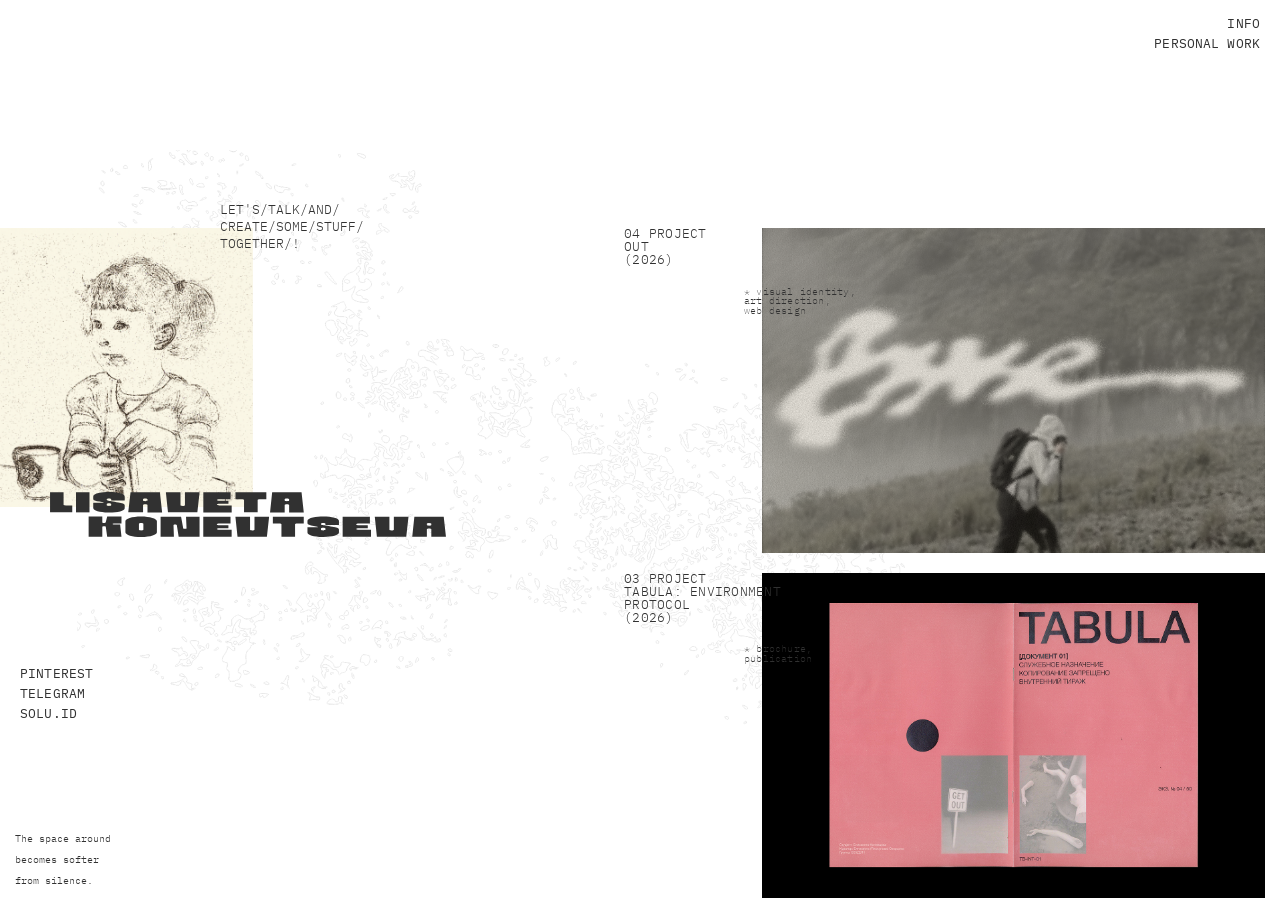
<file: index.html>
<!DOCTYPE html>
<html lang="ru">
<head>
  <meta charset="UTF-8">
  <meta name="viewport" content="width=device-width, initial-scale=1.0">
  <title>lisabsns.design</title>
  <meta name="description" content="lisabsns.design — portfolio">
  <link rel="icon" href="imgs/icon.svg" type="image/svg+xml">
  <link rel="preconnect" href="https://fonts.googleapis.com">
  <link rel="preconnect" href="https://fonts.gstatic.com" crossorigin>
  <link href="https://fonts.googleapis.com/css2?family=IBM+Plex+Mono:wght@200;300;400;500&display=swap" rel="stylesheet">
  <link rel="stylesheet" href="css/style.css">
  <link rel="stylesheet" href="css/portfolio.css">
  <link rel="stylesheet" href="css/adaptive.css">
</head>
<body class="page-home">

  <div class="texture" aria-hidden="true"></div>

  <nav class="nav-top" aria-label="Навигация">
    <a href="info.html">INFO</a>
    <a href="work.html">PERSONAL WORK</a>
  </nav>

  <main class="hero">
    <div class="hero__inner">
      <div class="hero__row">
        <div class="hero__left">
          <div class="hero__photo">
            <img src="imgs/photo.png" alt="Lisaveta Konevtseva">
          </div>
          <img class="hero__name" src="imgs/name.svg" alt="Lisaveta Konevtseva" draggable="false">
        </div>
        <p class="hero__cta">
          LET'S/TALK/AND/<br>
          CREATE/SOME/STUFF/<br>
          TOGETHER/!
        </p>
      </div>
    </div>
  </main>

  <div id="portfolio-scroll" class="home-portfolio-scroll" aria-label="Portfolio"></div>

  <nav class="nav-contacts" aria-label="Контакты">
    <a href="https://www.pinterest.com/dest1n4/_created/" target="_blank" rel="noopener">PINTEREST</a>
    <a href="https://t.me/toolatetosaysry" target="_blank" rel="noopener">TELEGRAM</a>
    <a href="https://solu.id/743" target="_blank" rel="noopener">SOLU.ID</a>
  </nav>

  <p class="hero-quote">
    The space around<br><br>
    becomes softer<br><br>
    from silence.
  </p>

  <script src="js/drag-name.js"></script>
  <script src="js/portfolio.js"></script>
</body>
</html>
</file>
<file: css/style.css>
@import url("base.css");
@import url("home.css");
</file>
<file: css/portfolio.css>
/* ── Home portfolio (scrollable projects on the right) ──── */

.home-portfolio-scroll {
  position: fixed;
  top: 0;
  left: clamp(15rem, 30vw, 26rem);
  right: 15px;
  bottom: 0;
  z-index: 2;
  overflow-y: auto;
  overflow-x: visible;
  padding-bottom: 50vh;
  scrollbar-width: none;
  -ms-overflow-style: none;
  pointer-events: auto;
  overscroll-behavior: contain;
}

.home-portfolio-scroll::-webkit-scrollbar {
  display: none;
}

.home-portfolio-item {
  pointer-events: none;
}

.home-portfolio-item + .home-portfolio-item {
  margin-top: 20px;
}

.home-portfolio-item__inner {
  display: grid;
  grid-template-columns: minmax(0, 1fr) 503px;
  column-gap: 100px;
  align-items: start;
  pointer-events: auto;
}

.home-portfolio__meta {
  flex-shrink: 0;
  transform: translateX(220px);
  padding-top: 0;
  pointer-events: none;
}

.home-portfolio__header {
  font-size: 0.8125rem;
  line-height: 0.98;
  letter-spacing: 0.02em;
  text-transform: uppercase;
  font-weight: 300;
  color: #313131;
  transform: translateX(20px);
  max-width: 14rem;
}

.home-portfolio__header span {
  display: block;
}

.home-portfolio__header span + span {
  margin-top: 0;
}

.home-portfolio__tags {
  margin-top: 20px;
  transform: translateX(140px);
  font-size: calc(0.8125rem / 1.25);
  line-height: 0.95;
  letter-spacing: 0.02em;
  text-transform: lowercase;
  font-weight: 200;
  color: #313131;
}

.home-portfolio__tags span {
  display: block;
}

.home-portfolio {
  width: 503px;
  height: 325px;
  justify-self: end;
}

.home-portfolio__frame {
  width: 503px;
  height: 325px;
  overflow-x: auto;
  overflow-y: hidden;
  scroll-behavior: auto;
  scrollbar-width: none;
  -ms-overflow-style: none;
  cursor: default;
}

.home-portfolio__frame::-webkit-scrollbar {
  display: none;
}

.home-portfolio__frame.is-next {
  cursor: e-resize;
}

.home-portfolio__frame.is-prev {
  cursor: w-resize;
}

.home-portfolio__track {
  display: flex;
  width: max-content;
  height: 325px;
}

.home-portfolio__track img {
  flex: 0 0 503px;
  width: 503px;
  height: 325px;
  object-fit: cover;
  display: block;
  user-select: none;
  -webkit-user-drag: none;
}
</file>
<file: css/adaptive.css>
/* ── Tablet (≤ 900px) ─────────────────────────────────────── */

@media (max-width: 900px) {
  .page-home {
    height: auto;
    overflow-x: hidden;
    overflow-y: auto;
  }

  .page-home .hero {
    position: relative;
    height: auto;
    min-height: auto;
    padding: 5rem var(--page-padding) 1.5rem;
    pointer-events: auto;
  }

  .page-home .hero__inner {
    transform: none;
    margin-left: 0;
  }

  .page-home .hero__row {
    flex-direction: column;
    gap: 1.25rem;
  }

  .page-home .hero__left {
    width: clamp(10.56rem, 42vw, 15.84rem);
    max-width: 14.4rem;
    margin-left: 0;
  }

  .page-home .hero__cta {
    transform: none;
    max-width: none;
  }

  .page-home .hero-quote {
    position: relative;
    bottom: auto;
    left: auto;
    padding: 0 var(--page-padding) 1.5rem;
    max-width: 14rem;
  }

  .page-home .nav-contacts {
    position: relative;
    bottom: auto;
    left: auto;
    padding: 0 15px 2.5rem;
  }

  .home-portfolio-scroll {
    position: relative;
    top: auto;
    left: auto;
    right: auto;
    bottom: auto;
    padding: 0 15px 2rem;
    overflow-x: hidden;
    overflow-y: visible;
    overscroll-behavior: auto;
    touch-action: pan-y;
  }

  .home-portfolio-item + .home-portfolio-item {
    margin-top: 2.5rem;
  }

  .home-portfolio-item__inner {
    grid-template-columns: 1fr;
    column-gap: 0;
    row-gap: 0.75rem;
    justify-items: center;
  }

  .home-portfolio__meta {
    transform: none;
    width: 100%;
    max-width: min(calc(100vw - 30px), 400px);
  }

  .home-portfolio__header {
    transform: none;
    max-width: none;
  }

  .home-portfolio__tags {
    margin-top: 0.75rem;
    margin-left: 0;
    transform: none;
  }

  .home-portfolio {
    --slide-w: min(calc(100vw - 30px), 400px);
    width: var(--slide-w);
    height: calc(var(--slide-w) * 325 / 503);
    max-width: 100%;
    justify-self: center;
    margin: 0 auto;
  }

  .home-portfolio__frame {
    width: 100%;
    height: 100%;
    aspect-ratio: unset;
    touch-action: pan-x;
  }

  .home-portfolio__track {
    height: 100%;
  }

  .home-portfolio__track img {
    flex: 0 0 var(--slide-w);
    width: var(--slide-w);
    height: 100%;
    aspect-ratio: unset;
    object-fit: cover;
  }

  /* Info */
  .page-info .hero__row {
    flex-direction: column;
  }

  .info-content {
    margin-left: 0;
    transform: none;
    max-width: none;
    flex: none;
    padding-top: 0;
  }

  .info-contact {
    margin-left: 0;
  }

  /* Personal Work */
  .work-item {
    width: 42vw !important;
  }
}

/* ── Mobile (≤ 640px) ─────────────────────────────────────── */

@media (max-width: 640px) {
  .texture {
    display: none;
  }

  .back-link,
  .nav-top,
  .nav-contacts {
    font-size: 0.75rem;
  }

  .nav-top {
    right: 15px;
  }

  /* Hero — all pages */
  .page-home .hero,
  .hero {
    align-items: flex-start;
    padding-top: 4.5rem;
  }

  .hero__row {
    flex-direction: column;
    gap: 1.25rem;
  }

  .hero__left {
    margin-left: 0;
    width: min(72vw, 14.4rem);
    max-width: 14.4rem;
  }

  .hero__photo {
    width: 100%;
    max-width: none;
  }

  .hero__cta {
    transform: none;
    font-size: 0.75rem;
  }

  .hero__name {
    --name-width: 75%;
    --name-margin-top: -0.75rem;
  }

  /* Home portfolio — smaller containers */
  .home-portfolio-scroll {
    padding-left: 15px;
    padding-right: 15px;
    padding-bottom: 1.5rem;
  }

  .home-portfolio__meta {
    max-width: min(calc(100vw - 30px), 300px);
  }

  .home-portfolio {
    --slide-w: min(calc(100vw - 30px), 300px);
    width: var(--slide-w);
    height: calc(var(--slide-w) * 325 / 503);
  }

  .home-portfolio__header,
  .home-portfolio__tags {
    font-size: 0.75rem;
  }

  .home-portfolio-item + .home-portfolio-item {
    margin-top: 2rem;
  }

  /* Home — allow vertical page scroll over photo containers */
  .page-home .home-portfolio-scroll,
  .page-home .home-portfolio-item__inner,
  .page-home .home-portfolio,
  .page-home .home-portfolio__frame {
    touch-action: pan-y;
  }

  .page-home .home-portfolio__frame {
    overflow-x: hidden;
    overflow-y: hidden;
  }

  /* Info — mobile only: hide bottom social links */
  .page-info .nav-contacts {
    display: none;
  }

  /* Info — match home hero photo & name size */
  .page-info .hero__inner {
    transform: none;
    margin-left: 0;
  }

  .page-info .hero__left {
    width: clamp(10.56rem, 42vw, 15.84rem);
    max-width: 14.4rem;
    margin-left: 0;
  }

  .page-info .hero__name {
    --name-width: 75%;
    --name-margin-top: -0.75rem;
  }

  /* Info */
  .info-content {
    font-size: 0.75rem;
  }

  .info-vinyl {
    width: 4.5rem;
  }

  /* Personal Work — mobile only: hide hero block and contacts */
  .page-work .hero,
  .page-work .nav-contacts {
    display: none;
  }

  .page-work {
    position: fixed;
    inset: 0;
    width: 100%;
    height: 100%;
    overflow: hidden;
    min-height: 0;
  }

  .page-work::before {
    content: "";
    position: fixed;
    top: 0;
    left: 0;
    right: 0;
    height: calc(3.5rem + env(safe-area-inset-top, 0px));
    background: var(--color-bg);
    z-index: 99;
    pointer-events: none;
  }

  .page-work .back-link,
  .page-work .nav-top {
    position: fixed;
    z-index: 100;
    top: max(15px, env(safe-area-inset-top, 0px));
    transform: translateZ(0);
    -webkit-transform: translateZ(0);
    backface-visibility: hidden;
    -webkit-backface-visibility: hidden;
  }

  .page-work .back-link {
    left: max(15px, env(safe-area-inset-left, 0px));
  }

  .page-work .nav-top {
    right: max(15px, env(safe-area-inset-right, 0px));
  }

  .page-work .work-canvas {
    position: fixed;
    inset: 0;
    overflow-x: hidden;
    overflow-y: auto;
    -webkit-overflow-scrolling: touch;
    overscroll-behavior: contain;
    min-height: 0;
    margin-top: 0;
    padding-top: calc(3.5rem + env(safe-area-inset-top, 0px));
    padding-bottom: 3rem;
    pointer-events: auto;
    z-index: 2;
  }

  .work-item {
    width: 56vw !important;
  }
}
</file>
